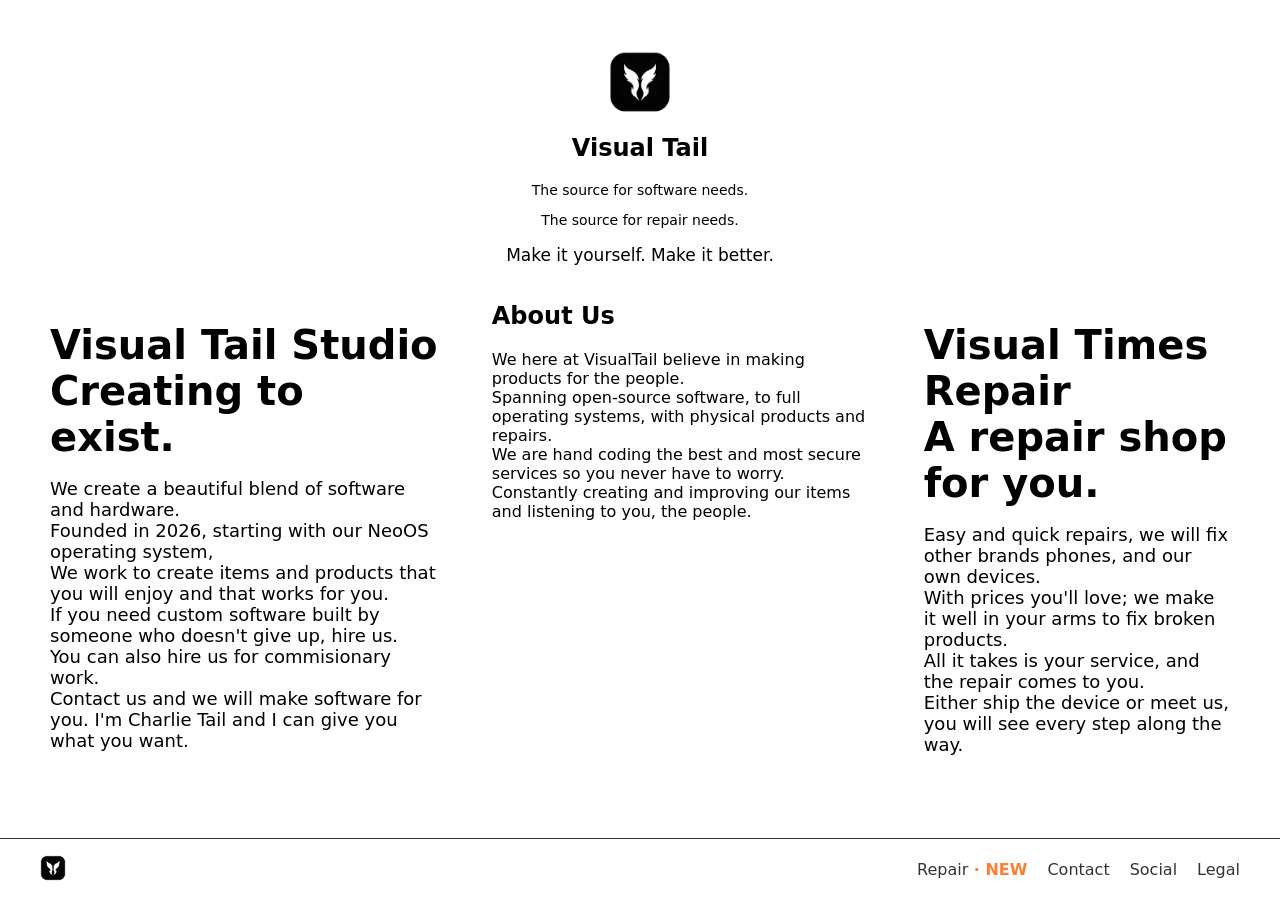
<file: index.html>
<!DOCTYPE html>
<html lang="en">
<head>
    <meta charset="UTF-8">
    <meta name="viewport" content="width=device-width, initial-scale=1.0">
    <title>Home</title>

    <link rel="stylesheet" href="/CSS/style.css">
    <link rel="stylesheet" href="/CSS/home.css">
</head>
    <body>
        <div id="navbar"></div>

       <section class="home">
            <div>
                <img class="hero-icon" src="IMAGES/icon.png">
            </div>
            <div id="hero">
                <h1>Visual Tail</h1>
                <p class="src">The source for software needs.</p>
                <p class="src">The source for repair needs.</p>
                <p class="br">Make it yourself. Make it better.</p>
            </div>
       </section>

       <section class="part">
       <section class="ethos">
        <div class="fx">
        <div class="sect">
            <div class="ethos-text">
                <p>Visual Tail Studio<br>Creating to exist.</p>
            </div>
            <div class="desc">
                <div id="match">
                    <p>
                        We create a beautiful blend of software and hardware.<br>
                        Founded in 2026, starting with our NeoOS operating system,<br>
                        We work to create items and products that you will enjoy and that works for you.<Br>
                        If you need custom software built by someone who doesn't give up, hire us.<Br>
                        You can also hire us for commisionary work. 
                        <br>Contact us and we will make software for you.
                        I'm Charlie Tail and I can give you what you want.
                    </p>
                </div>
            </div>
        </div>
        </div>
       </section>
       <section class="intro">
            <h2>About Us</h2>
            <p>
                We here at VisualTail believe in making products for the people.<br>
                Spanning open-source software, to full operating systems, with physical products and repairs.<br>
                We are hand coding the best and most secure services so you never have to worry.<br>
                Constantly creating and improving our items and listening to you, the people.
            </p>
        </section>
        <section class="ethos">
        <div class="fx">
        <div class="sect">
            <div class="ethos-text">
                <p>Visual Times Repair<br>A repair shop for you.</p>
            </div>
            <div class="desc">
                <div id="match">
                    <p>
                        Easy and quick repairs, we will fix other brands phones, and our own devices.<br>
                        With prices you'll love; we make it well in your arms to fix broken products.<br>
                        All it takes is your service, and the repair comes to you.<Br>
                        Either ship the device or meet us, you will see every step along the way.<Br>
                    </p>
                </div>
            </div>
        </div>
        </div>
       </section>
        </section>


       <script src="JAVASCRIPT/script.js"></script>
    </body>
</html>
</file>
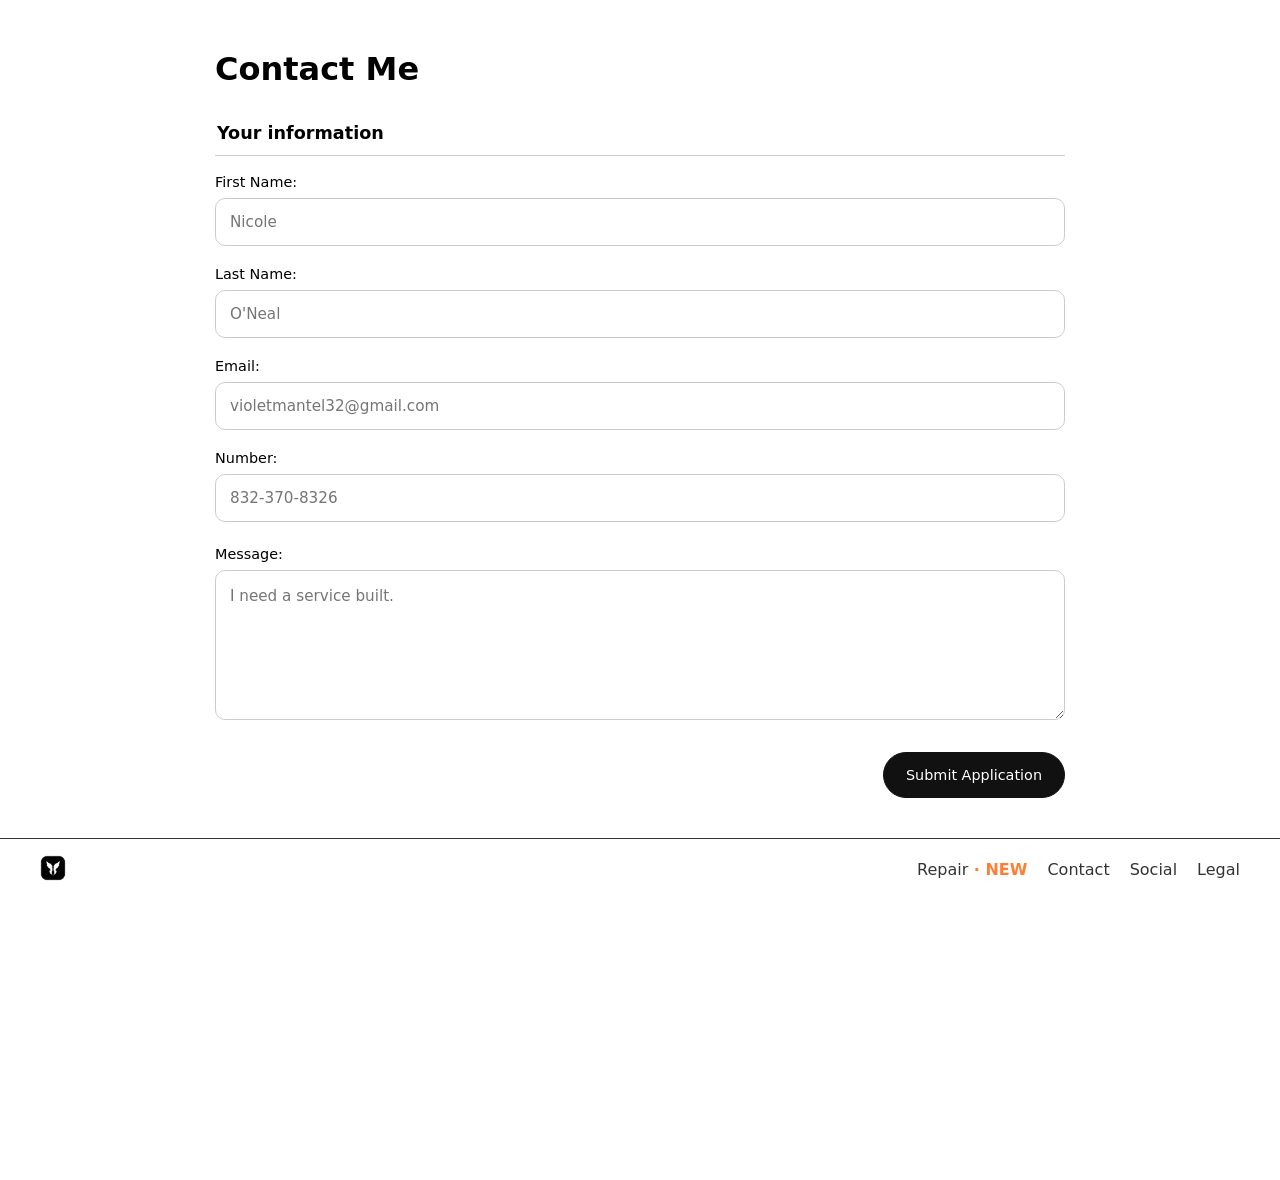
<file: PAGES/contact.html>
<!DOCTYPE html>
<html lang="en">
<head>
    <meta charset="UTF-8">
    <meta name="viewport" content="width=device-width, initial-scale=1.0">
    <title>Contact</title>

    <link rel="stylesheet" href="../CSS/style.css">
    <link rel="stylesheet" href="../CSS/contact.css">
</head>

<body>
    <div id="navbar"></div>

    <main class="contact-container">
        <h1>Contact Me</h1>

        <form
            class="contact-form"
            action="https://api.web3forms.com/submit"
            method="POST"
        >
            <input type="hidden" name="access_key" value="d15d01bc-2435-4b66-b8d9-bdee8bb4c3fc">
            <input type="hidden" name="redirect" value="https://visualtailstudios.github.io">

            <fieldset>
                <legend>Your information</legend>

                <div class="form-field">
                    <label for="fname">First Name:</label>
                    <input type="text" id="fname" name="First Name" required placeholder="Nicole">
                </div>

                <div class="form-field">
                    <label for="lname">Last Name:</label>
                    <input type="text" id="lname" name="Last Name" required placeholder="O'Neal">
                </div>

                <div class="form-field">
                    <label for="email">Email:</label>
                    <input type="email" id="email" name="Email" required placeholder="violetmantel32@gmail.com">
                </div>

                <div class="form-field">
                    <label for="number">Number:</label>
                    <input type="tel" id="number" name="Phone Number" required placeholder="832-370-8326">
                </div>
            </fieldset>

            <fieldset>
                <div class="form-field">
                    <label for="message">Message:</label>
                    <textarea id="message" name="Message" required placeholder="I need a service built."></textarea>
                </div>
            </fieldset>

            <div class="form-actions">
                <button type="submit">Submit Application</button>
            </div>
        </form>
    </main>

    <script src="../JAVASCRIPT/script.js"></script>
</body>
</html>
</file>
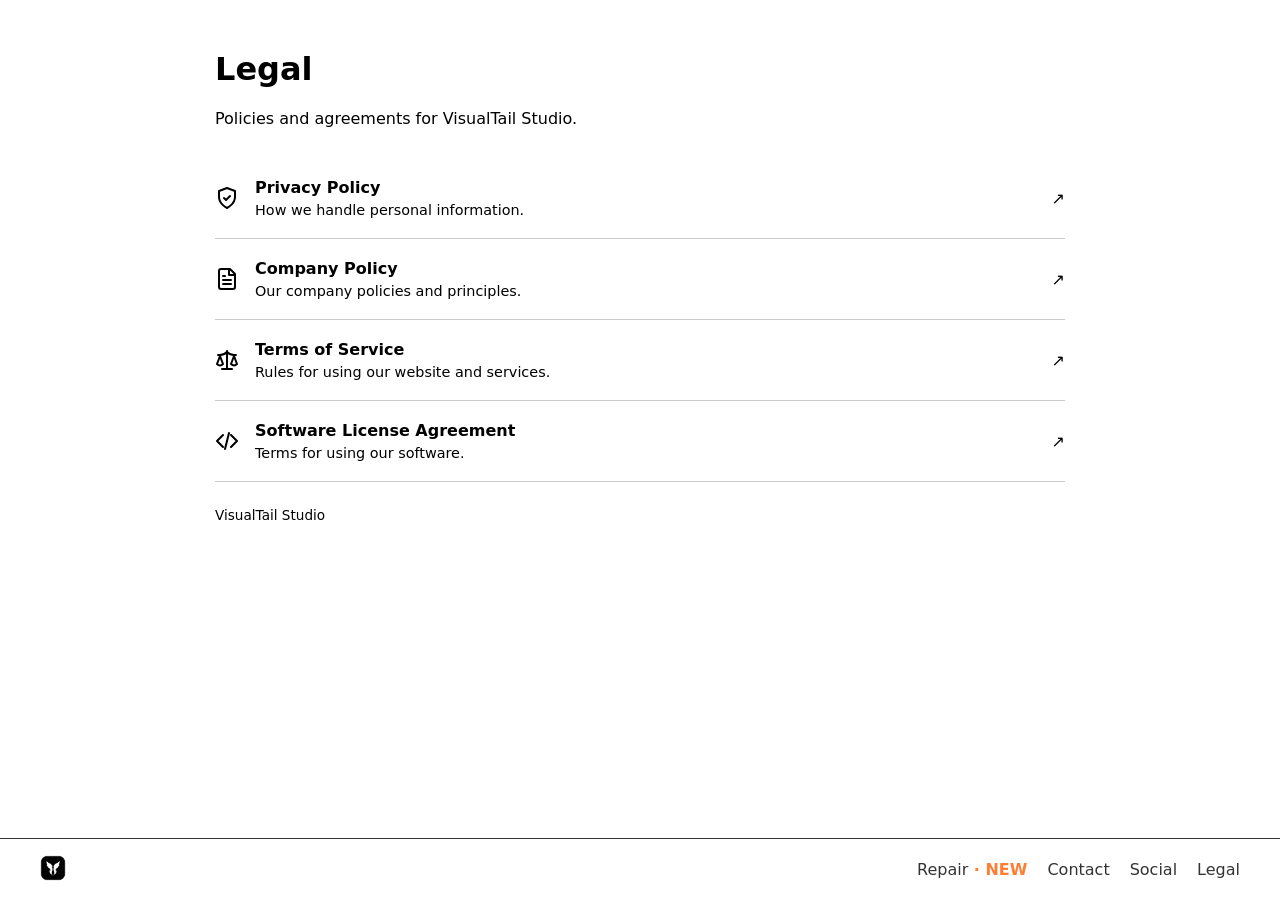
<file: PAGES/legal.html>
<!DOCTYPE html>
<html lang="en">
<head>
    <meta charset="UTF-8">
    <meta name="viewport" content="width=device-width, initial-scale=1.0">
    <title>Legal | VisualTail Studio</title>

    <link rel="stylesheet" href="../CSS/style.css">
    <link rel="stylesheet" href="../CSS/home.css">

    <style>
        .legal-container {
            width: 90%;
            max-width: 850px;
            margin: 50px auto;
        }

        .legal-container > p {
            margin-bottom: 30px;
        }

        .legal-list {
            display: flex;
            flex-direction: column;
        }

        .legal-item {
            display: flex;
            align-items: center;
            gap: 16px;
            padding: 20px 0;
            border-bottom: 1px solid #ccc;
            color: inherit;
            text-decoration: none;
        }

        .legal-icon {
            width: 24px;
            height: 24px;
            flex-shrink: 0;
        }

        .legal-item-content {
            flex: 1;
        }

        .legal-item h2 {
            font-size: 1rem;
            margin: 0 0 5px;
        }

        .legal-item p {
            margin: 0;
            font-size: 0.9rem;
        }

        .legal-arrow {
            width: 18px;
            height: 18px;
            flex-shrink: 0;
        }

        .legal-footer {
            margin-top: 25px;
            font-size: 0.85rem;
        }
    </style>
</head>

<body>

    <div id="navbar"></div>

    <main class="legal-container">
        <h1>Legal</h1>
        <p>Policies and agreements for VisualTail Studio.</p>

        <section class="legal-list">

            <a class="legal-item" href="../SRC/PrivacyPolicy.pdf">
                <svg class="legal-icon" viewBox="0 0 24 24"
                     fill="none" stroke="currentColor"
                     stroke-width="2" stroke-linecap="round"
                     stroke-linejoin="round">
                    <path d="M12 22s8-4 8-11V5l-8-3-8 3v6c0 7 8 11 8 11z"/>
                    <path d="m9 12 2 2 4-4"/>
                </svg>
                <div class="legal-item-content">
                    <h2>Privacy Policy</h2>
                    <p>How we handle personal information.</p>
                </div>
                <span aria-hidden="true">↗</span>
            </a>

            <a class="legal-item" href="../SRC/CompanyPolicies.pdf">
                <svg class="legal-icon" viewBox="0 0 24 24"
                     fill="none" stroke="currentColor"
                     stroke-width="2" stroke-linecap="round"
                     stroke-linejoin="round">
                    <path d="M15 2H6a2 2 0 0 0-2 2v16a2 2 0 0 0 2 2h12a2 2 0 0 0 2-2V7z"/>
                    <path d="M14 2v6h6"/>
                    <path d="M8 13h8"/>
                    <path d="M8 17h8"/>
                    <path d="M8 9h2"/>
                </svg>
                <div class="legal-item-content">
                    <h2>Company Policy</h2>
                    <p>Our company policies and principles.</p>
                </div>
                <span aria-hidden="true">↗</span>
            </a>

            <a class="legal-item" href="../SRC/TermsOfService.pdf">
                <svg class="legal-icon" viewBox="0 0 24 24"
                     fill="none" stroke="currentColor"
                     stroke-width="2" stroke-linecap="round"
                     stroke-linejoin="round">
                    <path d="m16 16 3-8 3 8c-2 2-4 2-6 0"/>
                    <path d="m2 16 3-8 3 8c-2 2-4 2-6 0"/>
                    <path d="M7 21h10"/>
                    <path d="M12 3v18"/>
                    <path d="M3 7h2c2 0 5-1 7-3 2 2 5 3 7 3h2"/>
                </svg>
                <div class="legal-item-content">
                    <h2>Terms of Service</h2>
                    <p>Rules for using our website and services.</p>
                </div>
                <span aria-hidden="true">↗</span>
            </a>

            <a class="legal-item" href="../SRC/SoftwareLicense.pdf">
                <svg class="legal-icon" viewBox="0 0 24 24"
                     fill="none" stroke="currentColor"
                     stroke-width="2" stroke-linecap="round"
                     stroke-linejoin="round">
                    <polyline points="16 18 22 12 16 6"/>
                    <polyline points="8 6 2 12 8 18"/>
                    <line x1="14" y1="4" x2="10" y2="20"/>
                </svg>
                <div class="legal-item-content">
                    <h2>Software License Agreement</h2>
                    <p>Terms for using our software.</p>
                </div>
                <span aria-hidden="true">↗</span>
            </a>

        </section>

        <footer class="legal-footer">
            <p>VisualTail Studio</p>
        </footer>
    </main>

    <script src="../JAVASCRIPT/script.js"></script>

</body>
</html>
</file>
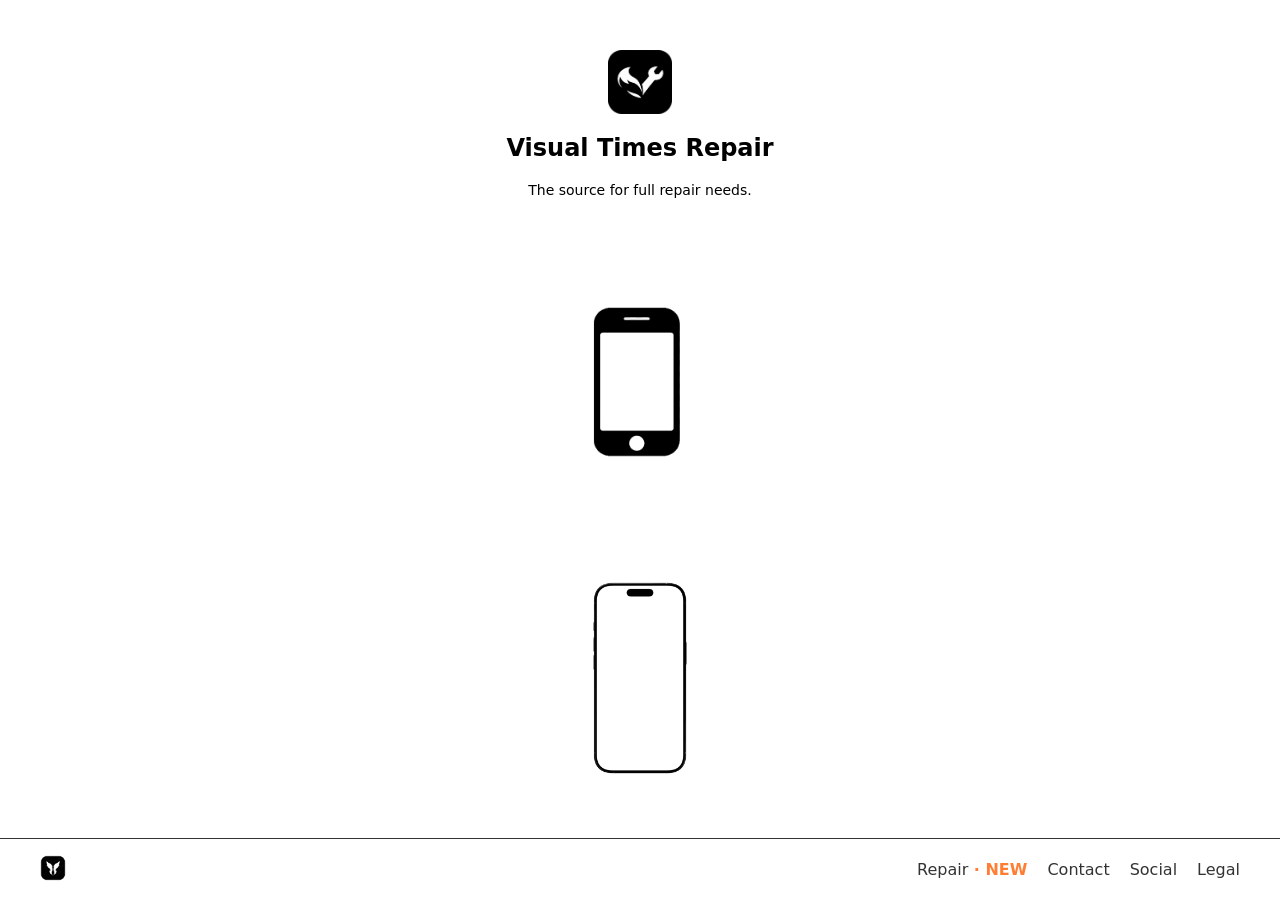
<file: PAGES/repair.html>
<!DOCTYPE html>
<html lang="en">
<head>
    <meta charset="UTF-8">
    <meta name="viewport" content="width=device-width, initial-scale=1.0">
    <title>Repairs</title>

    <link rel="stylesheet" href="/CSS/style.css">
    <link rel="stylesheet" href="/CSS/repair.css">
</head>
    <body>
        <div id="navbar"></div>

       <section class="home">
            <div>
                <img class="hero-icon" src="../IMAGES/repair_icon.png">
            </div>
            <div id="hero">
                <h1>Visual Times Repair</h1>
                <p class="src">The source for full repair needs.</p>
            </div>
       </section>

       <section class="home_device">
            <button type="button" id="home-button">
                <img src="../IMAGES/home_device.png">
            </button>
       </section>

       <section class="other_device">
            <button type="button" id="other-button">
                <img src="../IMAGES/other_device.png">
            </button>
       </section>


       <script src="../JAVASCRIPT/repair.js"></script>
       <script src="../JAVASCRIPT/script.js"></script>
    </body>
</html>
</file>
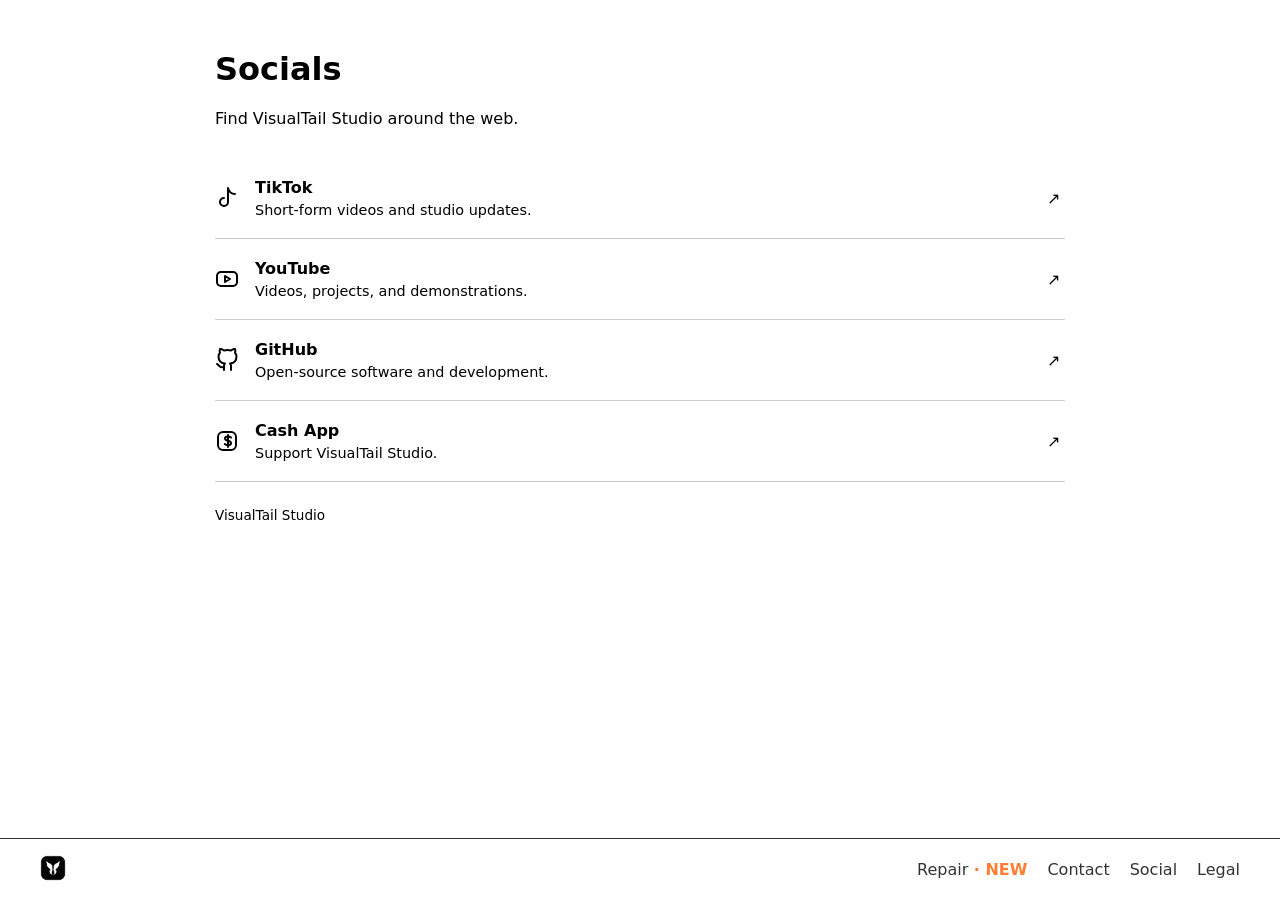
<file: PAGES/social.html>
<!DOCTYPE html>
<html lang="en">
<head>
    <meta charset="UTF-8">
    <meta name="viewport" content="width=device-width, initial-scale=1.0">
    <title>Social</title>

    <link rel="stylesheet" href="../CSS/style.css">
    <link rel="stylesheet" href="../CSS/social.css">
</head>
    <body>
        <div id="navbar"></div>
        
        <main class="socials-container">
        <h1>Socials</h1>
        <p>Find VisualTail Studio around the web.</p>

        <section class="socials-list">

            <a class="social-item"
               href="https://www.tiktok.com/@visualtailstudios?_r=1&_t=ZP-98VM5ijiNN1"
               target="_blank"
               rel="noopener noreferrer">

                <svg class="social-icon" viewBox="0 0 24 24"
                     fill="none" stroke="currentColor"
                     stroke-width="2" stroke-linecap="round"
                     stroke-linejoin="round">
                    <path d="M9 12a4 4 0 1 0 4 4V2c1 4 3 6 7 6"/>
                </svg>

                <div class="social-item-content">
                    <h2>TikTok</h2>
                    <p>Short-form videos and studio updates.</p>
                </div>

                <span class="social-arrow" aria-hidden="true">↗</span>
            </a>

            <a class="social-item"
               href="https://www.youtube.com/@visualtailstudios"
               target="_blank"
               rel="noopener noreferrer">

                <svg class="social-icon" viewBox="0 0 24 24"
                     fill="none" stroke="currentColor"
                     stroke-width="2" stroke-linecap="round"
                     stroke-linejoin="round">
                    <rect x="2" y="5" width="20" height="14" rx="4"/>
                    <path d="m10 9 5 3-5 3z"/>
                </svg>

                <div class="social-item-content">
                    <h2>YouTube</h2>
                    <p>Videos, projects, and demonstrations.</p>
                </div>

                <span class="social-arrow" aria-hidden="true">↗</span>
            </a>

            <a class="social-item"
               href="https://github.com/visualtailstudios"
               target="_blank"
               rel="noopener noreferrer">

                <svg class="social-icon" viewBox="0 0 24 24"
                     fill="none" stroke="currentColor"
                     stroke-width="2" stroke-linecap="round"
                     stroke-linejoin="round">
                    <path d="M9 19c-5 1.5-5-2.5-7-3m14 6v-3.87a3.37 3.37 0 0 0-.94-2.61c3.14-.35 6.44-1.54 6.44-7A5.44 5.44 0 0 0 20 4.77 5.07 5.07 0 0 0 19.91 1S18.73.65 16 2.48a13.38 13.38 0 0 0-7 0C6.27.65 5.09 1 5.09 1A5.07 5.07 0 0 0 5 4.77a5.44 5.44 0 0 0-1.5 3.78c0 5.42 3.3 6.61 6.44 7A3.37 3.37 0 0 0 9 18.13V22"/>
                </svg>

                <div class="social-item-content">
                    <h2>GitHub</h2>
                    <p>Open-source software and development.</p>
                </div>

                <span class="social-arrow" aria-hidden="true">↗</span>
            </a>

            <a class="social-item"
               href="https://cash.app/$visualtailstudios"
               target="_blank"
               rel="noopener noreferrer">

                <svg class="social-icon" viewBox="0 0 24 24"
                     fill="none" stroke="currentColor"
                     stroke-width="2" stroke-linecap="round"
                     stroke-linejoin="round">
                    <rect x="3" y="3" width="18" height="18" rx="5"/>
                    <path d="M16 8.5c-.8-.7-1.8-1-3-1-1.7 0-3 .8-3 2s1.3 1.8 3 2.2 3 1 3 2.3-1.3 2.2-3 2.2c-1.2 0-2.4-.4-3.2-1.2M13 6v12"/>
                </svg>

                <div class="social-item-content">
                    <h2>Cash App</h2>
                    <p>Support VisualTail Studio.</p>
                </div>

                <span class="social-arrow" aria-hidden="true">↗</span>
            </a>

        </section>

        <footer class="socials-footer">
            <p>VisualTail Studio</p>
        </footer>
        </main>
        
        <script src="../JAVASCRIPT/script.js"></script>
    </body>
</html>
</file>
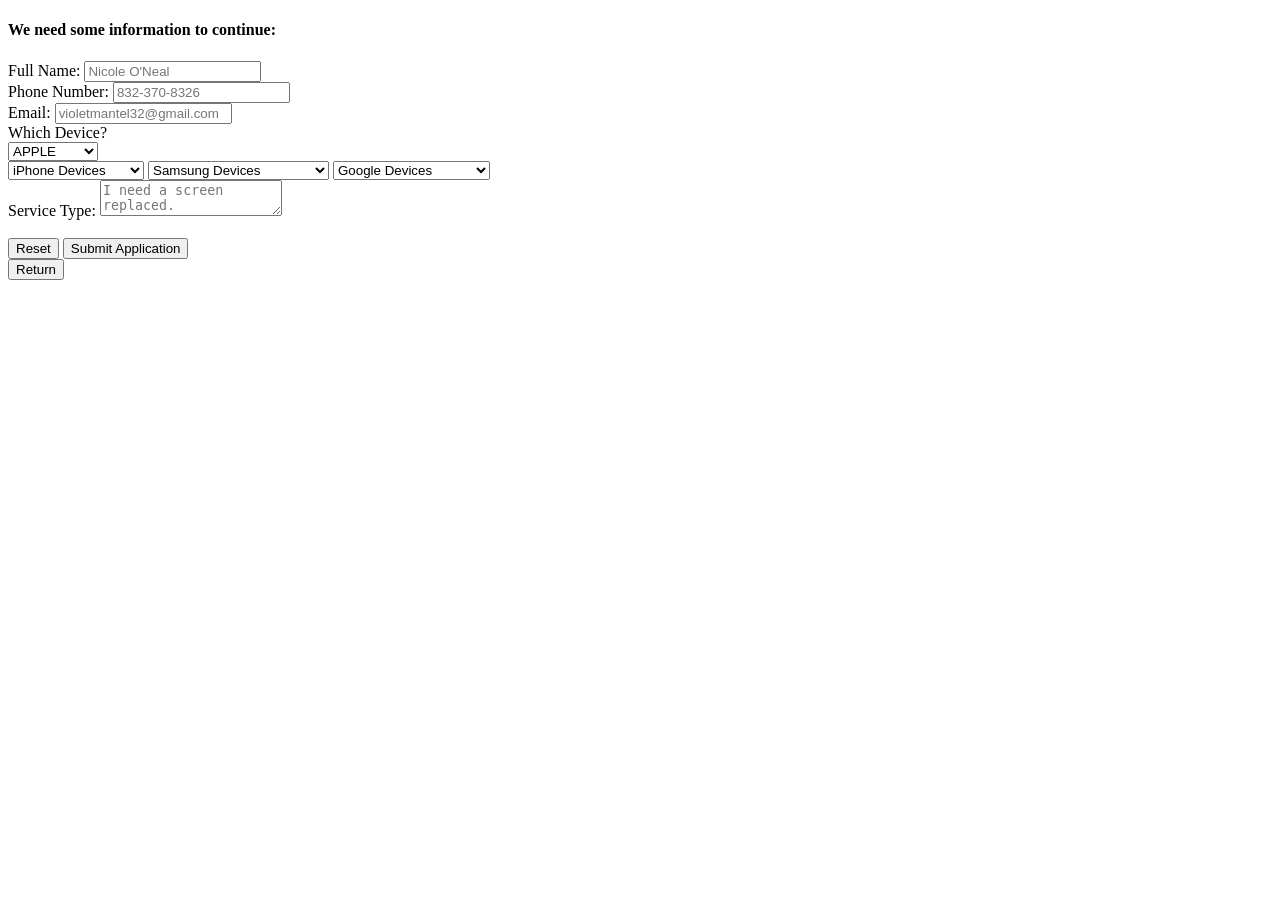
<file: PAGES/SRC/REPAIRS/other_device.html>
<!DOCTYPE html>
<html lang="en">
<head>
    <meta charset="UTF-8">
    <meta name="viewport" content="width=device-width, initial-scale=1.0">
    <title>Device Manager</title>

    <link rel="stylesheet" href="CSS/other_device.css">
</head>
<body>
    <div>
            <h4 id="FormTitle">We need some information to continue:</h4>
        <form action="https://api.web3forms.com/submit" method="POST">
            <input type="hidden" name="access_key" value="ac0a9d2b-c8be-42a8-be40-44bbeaf4e7a4">
            <input type="hidden" name="redirect" value="https://visualtailstudios.github.io">
            <div id="Name">
                <label for="fname">Full Name: </label>
                <input type="text" id="fname" name="Full Name" required placeholder="Nicole O'Neal">
            </div>
            <div id="Number">
                <label for="number">Phone Number: </label>
                <input type="tel" id="number" name="Phone Number" required placeholder="832-370-8326">
            </div>
            <div id="Email">
                <label for="email">Email: </label>
                <input type="email" id="email" name="Email" required placeholder="violetmantel32@gmail.com">
            </div>
            <div>
            <input type="hidden" name="Selected Device" value="NOT OURS!">
            <label id="PricingLabel">Which Device?</label>
            <br>
            <select id="OptionPrice" name="Brand">
                <option id="Value0" value="Apple">APPLE</option>
                <option id="Value1" value="Samsung">SAMSUNG</option>
                <option id="Value2" value="Google">GOOGLE</option>
                <option id="Value3" value="Multiple">MULTIPLE</option>
            </select>
            <br>
            <select id="OptionPrice" name="APPLE / SERVICE COST">

                <option id="Value0" value="DIDNT SELECT">iPhone Devices</option>

                <option id="Value11" value="13 - $5">iPhone 13</option>
                <option id="Value12" value="13 mini - $5">iPhone 13 mini</option>
                <option id="Value13" value="13 Pro - $10">iPhone 13 Pro</option>
                <option id="Value14" value="13 Pro Max - $15">iPhone 13 Pro Max</option>

                <option id="Value21" value="14 - $5">iPhone 14</option>
                <option id="Value22" value="14 Plus - $7">iPhone 13 Plus</option>
                <option id="Value23" value="14 Pro - $10">iPhone 13 Pro</option>
                <option id="Value24" value="14 Pro Max - $15">iPhone 13 Pro Max</option>

                <option id="Value31" value="15 - $10">iPhone 15</option>
                <option id="Value32" value="15 Plus - $15">iPhone 15 Plus</option>
                <option id="Value33" value="15 Pro - $20">iPhone 15 Pro</option>
                <option id="Value34" value="15 Pro Max - $25">iPhone 15 Pro Max</option>

                <option id="Value41" value="16 - $20">iPhone 16</option>
                <option id="Value42" value="16 E - $15">iPhone 16e</option>
                <option id="Value43" value="16 Plus - $25">iPhone 16 Plus</option>
                <option id="Value44" value="16 Pro - $30">iPhone 16 Pro</option>
                <option id="Value45" value="16 Pro Max - $35">iPhone 16 Pro Max</option>

                <option id="Value51" value="17 - $30">iPhone 17</option>
                <option id="Value42" value="17 E - $20">iPhone 17e</option>
                <option id="Value53" value="17 Pro - $40">iPhone 17 Pro</option>
                <option id="Value54" value="17 Pro Max - $45">iPhone 17 Pro Max</option>

                <option id="Value61" value="18 Pro - $45">iPhone 18 Pro</option>
                <option id="Value62" value="18 Pro Max - $50">iPhone 18 Pro Max</option>

                <option id="Value01" value="Air - $25">iPhone Air</option>
                 <option id="Value02" value="Duo - $200">iPhone Duo</option>
            
            </select>
            <select id="OptionPrice" name="SAMSUNG / SERVICE COST">
                <option id="Value0" value="DIDNT SELECT">Samsung Devices</option>

                <option id="Value11" value="21 - $5">Galaxy S21</option>
                <option id="Value12" value="21 FE - $5">Galaxy S21 FE</option>
                <option id="Value13" value="21 Plus - $10">Galaxy S21 Plus</option>
                <option id="Value14" value="21 Ultra - $15">Galaxy S21 Ultra</option>

                <option id="Value11" value="22 - $5">Galaxy S22</option>
                <option id="Value12" value="22 FE - $5">Galaxy S22 FE</option>
                <option id="Value13" value="22 Plus - $10">Galaxy S22 Plus</option>
                <option id="Value14" value="22 Ultra- $15">Galaxy S22 Ultra</option>

                <option id="Value11" value="23 - $5">Galaxy S23</option>
                <option id="Value12" value="23 FE - $5">Galaxy S23 FE</option>
                <option id="Value13" value="23 Plus - $10">Galaxy S23 Plus</option>
                <option id="Value14" value="23 Ultra - $15">Galaxy S23 Ultra</option>

                <option id="Value11" value="24 - $5">Galaxy S24</option>
                <option id="Value12" value="24 FE - $5">Galaxy S24 FE</option>
                <option id="Value13" value="24 Plus - $10">Galaxy S24 Plus</option>
                <option id="Value14" value="24 Ultra - $15">Galaxy S24 Ultra</option>

                <option id="Value11" value="25 - $10">Galaxy S25</option>
                <option id="Value12" value="25 FE - $10">Galaxy S25 FE</option>
                <option id="Value13" value="25 Plus - $15">Galaxy S25 Plus</option>
                <option id="Value12" value="25 Edge - $20">Galaxy S25 Edge</option>
                <option id="Value14" value="25 Ultra- $25">Galaxy S25 Ultra</option>

                <option id="Value11" value="26 - $30">Galaxy S26</option>
                <option id="Value12" value="26 FE - $30">Galaxy S26 FE</option>
                <option id="Value13" value="26 Plus - $35">Galaxy S26 Plus</option>
                <option id="Value14" value="26 Ultra - $45">Galaxy S26 Ultra</option>

                <option id="Value12" value="Flip - $100">Galaxy Z Flip (Any Model)</option>
                <option id="Value12" value="Fold - $150">Galaxy Z Fold (Any Model)</option>
            </select>
            <select id="OptionPrice" name="GOOGLE / SERVICE COST">
                <option id="Value0" value="DIDNT SELECT">Google Devices</option>

                <option id="Value11" value="Pixel 6 - $5">Pixel 6</option>
                <option id="Value12" value="Pixel 6a - $5">Pixel 6a</option>
                <option id="Value13" value="Pixel 6 Pro - $10">Pixel 6 Pro</option>

                <option id="Value11" value="Pixel 7 - $5">Pixel 7</option>
                <option id="Value12" value="Pixel 7a - $5">Pixel 7a</option>
                <option id="Value13" value="Pixel 7 Pro - $10">Pixel 7 Pro</option>

                <option id="Value11" value="Pixel 8 - $5">Pixel 8</option>
                <option id="Value12" value="Pixel 8a - $5">Pixel 8a</option>
                <option id="Value13" value="Pixel 8 Pro - $10">Pixel 8 Pro</option>

                <option id="Value11" value="Pixel 9 - $10">Pixel 9</option>
                <option id="Value12" value="Pixel 9a - $10">Pixel 9a</option>
                <option id="Value13" value="Pixel 9 Pro - $15">Pixel 9 Pro</option>
                <option id="Value13" value="Pixel 9 Pro XL - $20">Pixel 9 Pro XL</option>

                <option id="Value11" value="Pixel 10 - $20">Pixel 10</option>
                <option id="Value12" value="Pixel 10a - $20">Pixel 10a</option>
                <option id="Value13" value="Pixel 10 Pro - $30">Pixel 10 Pro</option>
                <option id="Value13" value="Pixel 10 Pro XL - $40">Pixel 10 Pro XL</option>

                <option id="Value11" value="Pixel 11 - $30">Pixel 11</option>
                <option id="Value13" value="Pixel 11 Pro - $35">Pixel 11 Pro</option>
                <option id="Value13" value="Pixel 11 Pro XL - $45">Pixel 11 Pro XL</option>

                <option id="Value12" value="Fold - $125">Pixel Fold (Any Model)</option>
            </select>
            
            <br>
            <label for="message">Service Type:</label>
            <textarea id="message" name="Service" required placeholder="I need a screen replaced."></textarea>
        </div>
            <br>
            <div>
                <input type="reset">
                <input type="submit" value="Submit Application">
                
            </div>
            </form>
        </div>

        <button onclick="window.location.href='../../../index.html'">Return</button>
</body>
</html>
</file>
<file: CSS/style.css>
html{
    scroll-behavior: smooth;
}
*{
    box-sizing: border-box;

    font-family: 
        "SF Pro Display", 
        "SF Pro Text", 
        system-ui, 
        -apple-system, 
        BlinkMacSystemFont;
}
body{
    margin: 0;
}

.part{
    display:inline-flex;
}

.global nav{
    z-index: 1000;

    position: fixed;
    bottom: 0;
    left: 0;
    right: 0;
    align-items: center;
    padding: 16px 40px;
    justify-content: space-between;
    display: flex;

    background: rgba(255, 255, 255, .8);
    border-top: 1px solid rgba(0, 0, 0, .8);
    backdrop-filter: blur(20px);
}
.global img{
    width: 26px;
    object-fit: contain;
}
.global nav a{
    text-decoration: none;
    position: relative;
    color: #000;
    opacity: .8;
    transition:
        color .5s ease,
        opacity .25s ease,
        font-weight .6s ease;
}


.global nav a.active,
.global nav a:hover{
    opacity: 1;
    font-weight: bold;
}

.global nav>div:last-child{
    display: flex;
    gap: 20px;
}

.global .nav-brand {
    display: flex;
    align-items: center;
    gap: 20px;
}

.global .home-button{
    background: none;
    border: none;
    padding: 0;
    cursor: pointer;
}

.global nav #app-button img {
    width: 24px;
}

.global nav #app-button{
    background: none;
    border: none;
    cursor: pointer;
}

#update{
    color: rgb(255, 94, 0);
    font-weight: bold;
}

/*
@view-transition {
    navigation: auto;
}

::view-transition-old(root) {
    animation: vt-exit 250ms ease-in both;
}

::view-transition-new(root) {
    animation: vt-enter 300ms cubic-bezier(0.2, 0.75, 0.25, 1) both;
}

@keyframes vt-exit {
    to {
        transform: translateX(-14px);
    }
}

@keyframes vt-enter {
    from {
        transform: translateX(14px);
    }
    to {
        transform: translateX(0);
    }
}

@media (prefers-reduced-motion: reduce) {
    ::view-transition-old(root),
    ::view-transition-new(root) {
        animation: none;
    }
}
*/
</file>
<file: CSS/home.css>
.hero-icon{
    display: flex;
    width: 64px;
    margin: 0 auto;
}

.home{
    text-align: center;
    margin-top: 50px;
}

.src{
    font-size: 14px;
}
.br{
    font-size: 17px;
}

.ethos {
    justify-content: center;
    align-items: center;
    /*min-height: 70vh;*/
}

.ethos-text {
    margin-bottom: -40px;
}

.ethos-text,
.desc {
    text-align: left;
    padding-left: 50px;
    padding-right: 50px;
}

.ethos-text{
    font-size:40px;
    font-weight: bold;
}

.desc{
    font-size: 18px;
}

#match {
    display: flex;
    align-items: center;
    gap: 30px;
}

.watch{
    margin-left: 200px;
    margin-top: -120px;
}


.fx{
    display: flex;
}
.stand{
    display: ruby;
}

#stud{
    font-weight: bold;
    font-size: 26px;
}

.intro{
    min-height: 60vh;
}
</file>
<file: CSS/contact.css>
.contact-container {
    width: 90%;
    max-width: 850px;
    margin: 50px auto;
}

.contact-container > p {
    margin-bottom: 30px;
    line-height: 1.6;
}


.contact-form {
    display: flex;
    flex-direction: column;
    gap: 24px;
    margin-top: 35px;
}

.contact-form fieldset {
    min-width: 0;
    margin: 0;
    padding: 0;
    border: none;
}

.contact-form legend {
    width: 100%;
    margin-bottom: 18px;
    padding-bottom: 12px;
    border-bottom: 1px solid #ccc;
    font-size: 1.1rem;
    font-weight: 600;
}


.contact-form label {
    display: block;
    margin-bottom: 8px;
    font-size: 0.9rem;
    font-weight: 500;
}

.contact-form input[type="text"],
.contact-form input[type="email"],
.contact-form input[type="tel"],
.contact-form select,
.contact-form textarea {
    display: block;
    width: 100%;
    min-height: 48px;
    padding: 13px 14px;
    border: 1px solid #ccc;
    border-radius: 10px;
    background: #fff;
    color: #111;
    font: inherit;
    font-size: 0.95rem;
    box-sizing: border-box;
    transition: border-color 0.2s ease,
                box-shadow 0.2s ease;
}

.contact-form textarea {
    min-height: 150px;
    resize: vertical;
    line-height: 1.6;
}

.contact-form input:focus,
.contact-form select:focus,
.contact-form textarea:focus {
    outline: none;
    border-color: #111;
    box-shadow: 0 0 0 3px rgba(0, 0, 0, 0.08);
}


.contact-form .form-field {
    margin-bottom: 20px;
}

.contact-form .form-field:last-child {
    margin-bottom: 0;
}

.contact-form .field-description {
    margin: 7px 0 0;
    color: #666;
    font-size: 0.85rem;
    line-height: 1.5;
}


.contact-progress {
    display: flex;
    gap: 6px;
    margin: 0 0 30px;
}

.contact-progress span {
    display: block;
    height: 3px;
    flex: 1;
    border-radius: 2px;
    background: #ddd;
}

.contact-progress span.active {
    background: #111;
}


.contact-form button,
.contact-form input[type="submit"],
.contact-form input[type="button"] {
    min-height: 46px;
    padding: 12px 22px;
    border: 1px solid #111;
    border-radius: 24px;
    background: #111;
    color: #fff;
    font: inherit;
    font-size: 0.9rem;
    font-weight: 500;
    cursor: pointer;
    transition: background 0.2s ease,
                color 0.2s ease,
                opacity 0.2s ease;
}

.contact-form button:hover,
.contact-form input[type="submit"]:hover,
.contact-form input[type="button"]:hover {
    background: #333;
}

.contact-form button:focus-visible,
.contact-form input[type="submit"]:focus-visible,
.contact-form input[type="button"]:focus-visible {
    outline: 2px solid #111;
    outline-offset: 4px;
}

.contact-form .form-actions {
    display: flex;
    justify-content: space-between;
    align-items: center;
    gap: 12px;
    margin-top: 8px;
}

.contact-form .form-actions button:only-child {
    margin-left: auto;
}

.contact-form .back-button {
    background: #fff;
    color: #111;
}

.contact-form .back-button:hover {
    background: #f2f2f2;
}


.contact-status {
    margin-top: 20px;
    font-size: 0.9rem;
    line-height: 1.5;
}

.contact-footer {
    margin-top: 30px;
    padding-top: 18px;
    border-top: 1px solid #ccc;
    color: #666;
    font-size: 0.85rem;
}


@media (max-width: 600px) {
    .contact-container {
        width: 90%;
        margin: 35px auto;
    }

    .contact-form {
        gap: 20px;
    }

    .contact-form .form-actions {
        align-items: stretch;
    }

    .contact-form .form-actions button {
        flex: 1;
    }
}


@media (prefers-reduced-motion: reduce) {
    .contact-form input,
    .contact-form select,
    .contact-form textarea,
    .contact-form button {
        transition: none;
    }
}


main{
    min-height: 120vh;
}
</file>
<file: CSS/repair.css>
.hero-icon{
    display: flex;
    width: 64px;
    margin: 0 auto;
}

.home{
    text-align: center;
    margin-top: 50px;
}

.src{
    font-size: 14px;
}





.other_device #other-button img{
    width: 200px;
}
.home_device #home-button img{
    width: 360px;
}
.home_device #home-button img,
.other_device #other-button img{
    cursor: pointer;
}

button{
  appearance: none;
  background: transparent;
  border: 0;
}

.home_device,
.other_device{
    display: flex;
    justify-content: space-evenly;
}


#other-button {
    position: relative;
  }

  #other-button.fly-left {
    animation: flyLeft 1.2s cubic-bezier(.4, 0, 1, 1) forwards;
  }

  @keyframes flyLeft {
    0%   { transform: translateX(0) rotate(0); }
    10%  { transform: translateX(-80px) rotate(-8deg); }
    50%  { transform: translateX(-40vw) rotate(-12deg); }
    100% { transform: translateX(-110vw) rotate(-16deg); }
}

#home-button {
    position: relative;
  }

  #home-button.fly-right {
    animation: flyRight 1.2s cubic-bezier(.4, 0, 1, 1) forwards;
  }

  @keyframes flyRight {
    0%   { transform: translateX(0) rotate(0); }
    10%  { transform: translateX(80px) rotate(8deg); }
    50%  { transform: translateX(40vw) rotate(12deg); }
    100% { transform: translateX(110vw) rotate(16deg); }
}
</file>
<file: CSS/social.css>
.socials-container {
    width: 90%;
    max-width: 850px;
    margin: 50px auto;
}

.socials-container > p {
    margin-bottom: 30px;
}

.socials-list {
    display: flex;
    flex-direction: column;
}

.social-item {
    display: flex;
    align-items: center;
    gap: 16px;
    padding: 20px 0;
    border-bottom: 1px solid #ccc;
    color: inherit;
    text-decoration: none;
    transition: opacity 0.2s ease;
}


.social-icon {
    width: 24px;
    height: 24px;
    flex-shrink: 0;
}

.social-item-content {
    flex: 1;
}

.social-item h2 {
    font-size: 1rem;
    margin: 0 0 5px;
}

.social-item p {
    margin: 0;
    font-size: 0.9rem;
}

.social-arrow {
    width: 18px;
    height: 18px;
    flex-shrink: 0;
}

.socials-footer {
    margin-top: 25px;
    font-size: 0.85rem;
}
</file>
<file: PAGES/SRC/REPAIRS/CSS/other_device.css>
textarea{
    resize:both;
}
</file>
